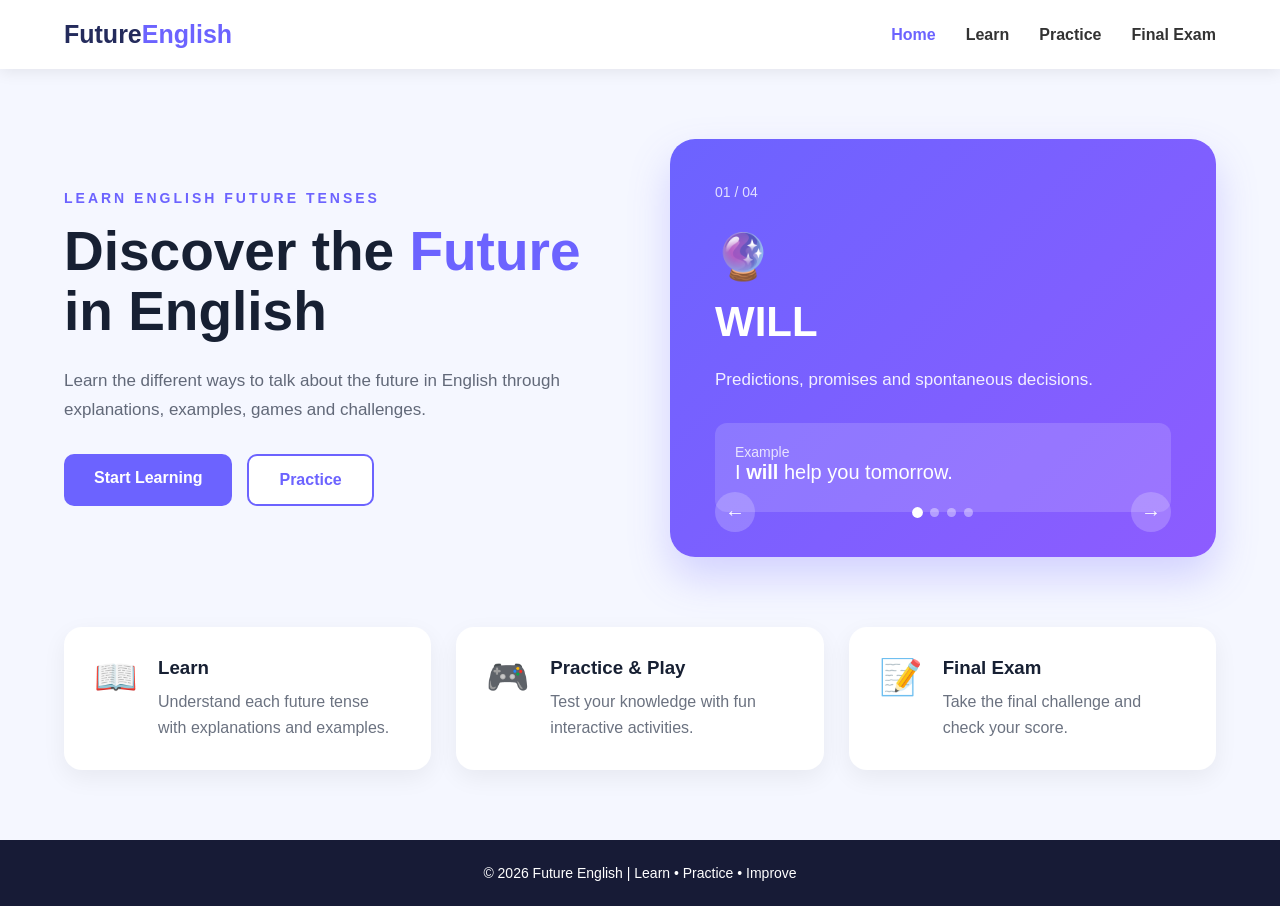
<file: index.html>
<!DOCTYPE html>
<html lang="en">

<head>

    <meta charset="UTF-8">

    <meta name="viewport" content="width=device-width, initial-scale=1.0">

    <title>Future English</title>

    <link rel="stylesheet" href="css/style.css">

</head>

<body>

<!-- BARRA DE NAVEGACIÓN -->

<header>

    <nav class="navbar">

        <div class="logo">
            Future<span>English</span>
        </div>

        <ul class="nav-links">

            <li>
                <a href="index.html" class="active">
                    Home
                </a>
            </li>

            <li>
                <a href="aprender.html">
                    Learn
                </a>
            </li>

            <li>
                <a href="jugar.html">
                    Practice
                </a>
            </li>

            <li>
                <a href="examen.html">
                    Final Exam
                </a>
            </li>

        </ul>

    </nav>

</header>


<!-- SECCIÓN PRINCIPAL -->

<main>

    <section class="hero">


        <div class="hero-text">

            <p class="small-title">
                LEARN ENGLISH FUTURE TENSES
            </p>

            <h1>

                Discover the
                <span>Future</span>
                in English

            </h1>

            <p class="description">

                Learn the different ways to talk about the future
                in English through explanations, examples,
                games and challenges.

            </p>


            <div class="hero-buttons">

                <a href="aprender.html" class="btn primary">
                    Start Learning
                </a>

                <a href="jugar.html" class="btn secondary">
                    Practice
                </a>

            </div>

        </div>



        <!-- SLIDER -->

        <div class="slider-container">

            <div class="slider">


                <!-- SLIDE 1 -->

                <div class="slide active-slide">

                    <div class="slide-number">
                        01 / 04
                    </div>

                    <div class="icon">
                        🔮
                    </div>

                    <h2>
                        WILL
                    </h2>

                    <p class="use">
                        Predictions, promises and spontaneous decisions.
                    </p>

                    <div class="example">

                        <span>
                            Example
                        </span>

                        <p>
                            I <strong>will</strong> help you tomorrow.
                        </p>

                    </div>

                </div>



                <!-- SLIDE 2 -->

                <div class="slide">

                    <div class="slide-number">
                        02 / 04
                    </div>

                    <div class="icon">
                        📅
                    </div>

                    <h2>
                        GOING TO
                    </h2>

                    <p class="use">
                        Plans, intentions and predictions based on evidence.
                    </p>

                    <div class="example">

                        <span>
                            Example
                        </span>

                        <p>
                            She is <strong>going to</strong> study tonight.
                        </p>

                    </div>

                </div>



                <!-- SLIDE 3 -->

                <div class="slide">

                    <div class="slide-number">
                        03 / 04
                    </div>

                    <div class="icon">
                        🗓️
                    </div>

                    <h2>
                        PRESENT CONTINUOUS
                    </h2>

                    <p class="use">
                        Arrangements and fixed plans in the future.
                    </p>

                    <div class="example">

                        <span>
                            Example
                        </span>

                        <p>
                            We are <strong>meeting</strong> tomorrow.
                        </p>

                    </div>

                </div>



                <!-- SLIDE 4 -->

                <div class="slide">

                    <div class="slide-number">
                        04 / 04
                    </div>

                    <div class="icon">
                        ⏰
                    </div>

                    <h2>
                        SIMPLE PRESENT
                    </h2>

                    <p class="use">
                        Schedules, timetables and fixed events.
                    </p>

                    <div class="example">

                        <span>
                            Example
                        </span>

                        <p>
                            The train <strong>leaves</strong> at 8 PM.
                        </p>

                    </div>

                </div>

            </div>



            <!-- CONTROLES DEL SLIDER -->

            <div class="slider-controls">


                <button
                    id="prevBtn"
                    class="arrow"
                    type="button">

                    ←

                </button>


                <div class="dots">

                    <span
                        class="dot active-dot">
                    </span>

                    <span
                        class="dot">
                    </span>

                    <span
                        class="dot">
                    </span>

                    <span
                        class="dot">
                    </span>

                </div>


                <button
                    id="nextBtn"
                    class="arrow"
                    type="button">

                    →

                </button>

            </div>

        </div>

    </section>



    <!-- TARJETAS INFERIORES -->

    <section class="features">


        <a href="aprender.html" class="feature-card">

            <div class="feature-icon">
                📖
            </div>

            <div>

                <h3>
                    Learn
                </h3>

                <p>
                    Understand each future tense with
                    explanations and examples.
                </p>

            </div>

        </a>



        <a href="jugar.html" class="feature-card">

            <div class="feature-icon">
                🎮
            </div>

            <div>

                <h3>
                    Practice & Play
                </h3>

                <p>
                    Test your knowledge with fun
                    interactive activities.
                </p>

            </div>

        </a>



        <a href="examen.html" class="feature-card">

            <div class="feature-icon">
                📝
            </div>

            <div>

                <h3>
                    Final Exam
                </h3>

                <p>
                    Take the final challenge and
                    check your score.
                </p>

            </div>

        </a>

    </section>

</main>



<!-- FOOTER -->

<footer>

    <p>
        © 2026 Future English | Learn • Practice • Improve
    </p>

</footer>



<!-- JAVASCRIPT DEL SLIDER -->

<script src="js/slider.js"></script>

</body>

</html>
</file>
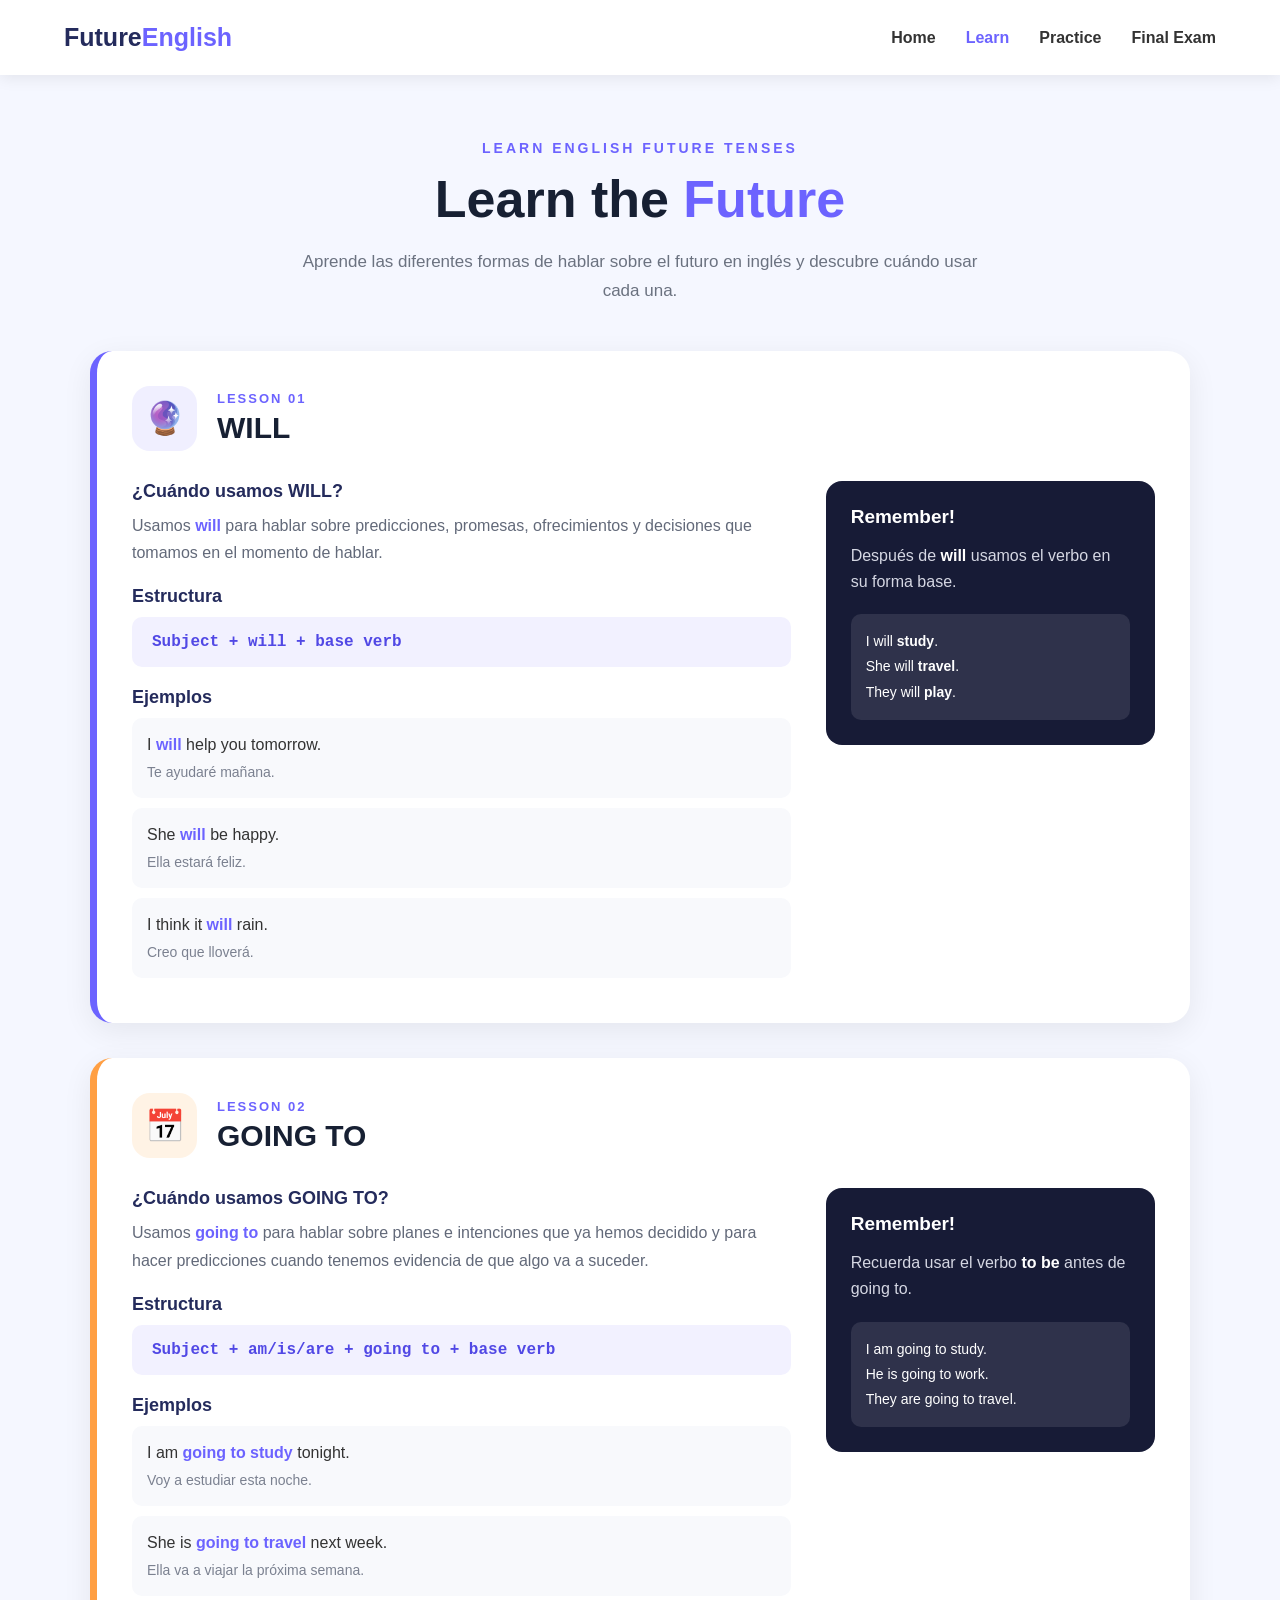
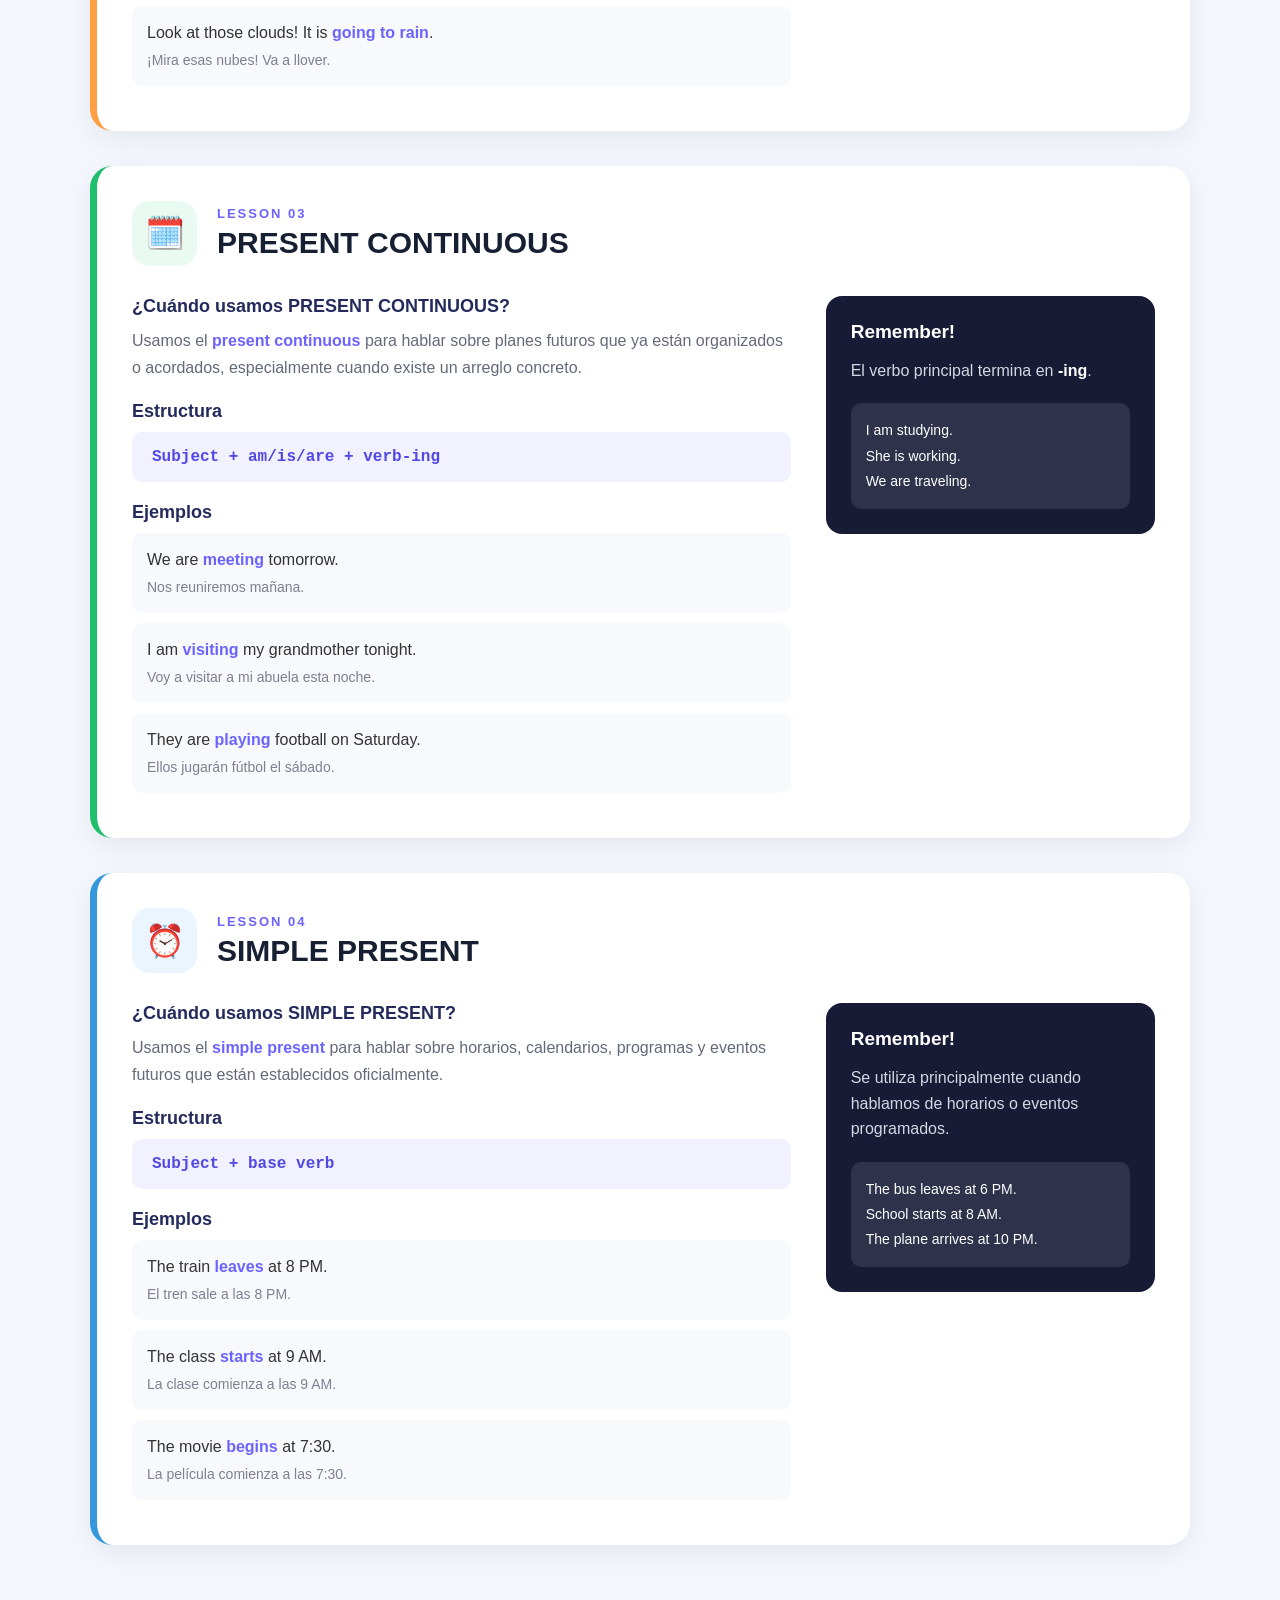
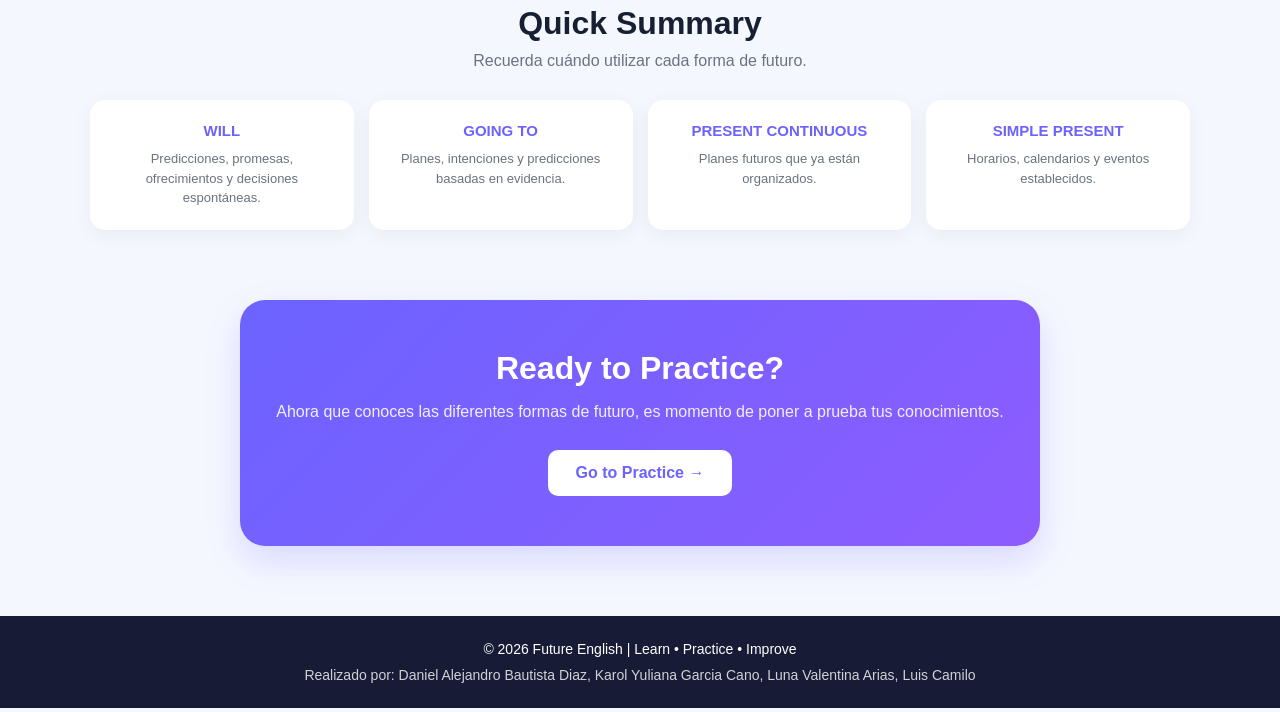
<file: aprender.html>
<!DOCTYPE html>
<html lang="en">

<head>

    <meta charset="UTF-8">

    <meta name="viewport" content="width=device-width, initial-scale=1.0">

    <title>Learn - Future English</title>

    <link rel="stylesheet" href="css/aprender.css">

</head>

<body>

<!-- =========================
     BARRA DE NAVEGACIÓN
========================= -->

<header>

    <nav class="navbar">

        <div class="logo">
            Future<span>English</span>
        </div>

        <ul class="nav-links">

            <li>
                <a href="index.html">
                    Home
                </a>
            </li>

            <li>
                <a href="aprender.html" class="active">
                    Learn
                </a>
            </li>

            <li>
                <a href="jugar.html">
                    Practice
                </a>
            </li>

            <li>
                <a href="examen.html">
                    Final Exam
                </a>
            </li>

        </ul>

    </nav>

</header>


<!-- =========================
     ENCABEZADO
========================= -->

<main>

    <section class="learn-header">

        <p class="small-title">
            LEARN ENGLISH FUTURE TENSES
        </p>

        <h1>
            Learn the
            <span>Future</span>
        </h1>

        <p>
            Aprende las diferentes formas de hablar sobre el futuro
            en inglés y descubre cuándo usar cada una.
        </p>

    </section>


    <!-- =========================
         WILL
    ========================= -->

    <section class="lesson-card will-card">

        <div class="lesson-title">

            <div class="lesson-icon">
                🔮
            </div>

            <div>

                <p class="lesson-number">
                    LESSON 01
                </p>

                <h2>
                    WILL
                </h2>

            </div>

        </div>


        <div class="lesson-content">

            <div class="lesson-info">

                <h3>
                    ¿Cuándo usamos WILL?
                </h3>

                <p>
                    Usamos <strong>will</strong> para hablar sobre
                    predicciones, promesas, ofrecimientos y decisiones
                    que tomamos en el momento de hablar.
                </p>


                <h3>
                    Estructura
                </h3>

                <div class="structure">
                    Subject + will + base verb
                </div>


                <h3>
                    Ejemplos
                </h3>

                <ul class="examples-list">

                    <li>
                        I <strong>will</strong> help you tomorrow.
                        <span>
                            Te ayudaré mañana.
                        </span>
                    </li>

                    <li>
                        She <strong>will</strong> be happy.
                        <span>
                            Ella estará feliz.
                        </span>
                    </li>

                    <li>
                        I think it <strong>will</strong> rain.
                        <span>
                            Creo que lloverá.
                        </span>
                    </li>

                </ul>

            </div>


            <div class="grammar-box">

                <h3>
                    Remember!
                </h3>

                <p>
                    Después de <strong>will</strong> usamos el verbo
                    en su forma base.
                </p>

                <div class="grammar-example">
                    I will <strong>study</strong>.<br>
                    She will <strong>travel</strong>.<br>
                    They will <strong>play</strong>.
                </div>

            </div>

        </div>

    </section>


    <!-- =========================
         GOING TO
    ========================= -->

    <section class="lesson-card going-card">

        <div class="lesson-title">

            <div class="lesson-icon">
                📅
            </div>

            <div>

                <p class="lesson-number">
                    LESSON 02
                </p>

                <h2>
                    GOING TO
                </h2>

            </div>

        </div>


        <div class="lesson-content">

            <div class="lesson-info">

                <h3>
                    ¿Cuándo usamos GOING TO?
                </h3>

                <p>
                    Usamos <strong>going to</strong> para hablar sobre
                    planes e intenciones que ya hemos decidido y para
                    hacer predicciones cuando tenemos evidencia de que
                    algo va a suceder.
                </p>


                <h3>
                    Estructura
                </h3>

                <div class="structure">
                    Subject + am/is/are + going to + base verb
                </div>


                <h3>
                    Ejemplos
                </h3>

                <ul class="examples-list">

                    <li>
                        I am <strong>going to study</strong> tonight.
                        <span>
                            Voy a estudiar esta noche.
                        </span>
                    </li>

                    <li>
                        She is <strong>going to travel</strong> next week.
                        <span>
                            Ella va a viajar la próxima semana.
                        </span>
                    </li>

                    <li>
                        Look at those clouds! It is <strong>going to rain</strong>.
                        <span>
                            ¡Mira esas nubes! Va a llover.
                        </span>
                    </li>

                </ul>

            </div>


            <div class="grammar-box">

                <h3>
                    Remember!
                </h3>

                <p>
                    Recuerda usar el verbo <strong>to be</strong>
                    antes de going to.
                </p>

                <div class="grammar-example">
                    I am going to study.<br>
                    He is going to work.<br>
                    They are going to travel.
                </div>

            </div>

        </div>

    </section>


    <!-- =========================
         PRESENT CONTINUOUS
    ========================= -->

    <section class="lesson-card continuous-card">

        <div class="lesson-title">

            <div class="lesson-icon">
                🗓️
            </div>

            <div>

                <p class="lesson-number">
                    LESSON 03
                </p>

                <h2>
                    PRESENT CONTINUOUS
                </h2>

            </div>

        </div>


        <div class="lesson-content">

            <div class="lesson-info">

                <h3>
                    ¿Cuándo usamos PRESENT CONTINUOUS?
                </h3>

                <p>
                    Usamos el <strong>present continuous</strong> para
                    hablar sobre planes futuros que ya están organizados
                    o acordados, especialmente cuando existe un
                    arreglo concreto.
                </p>


                <h3>
                    Estructura
                </h3>

                <div class="structure">
                    Subject + am/is/are + verb-ing
                </div>


                <h3>
                    Ejemplos
                </h3>

                <ul class="examples-list">

                    <li>
                        We are <strong>meeting</strong> tomorrow.
                        <span>
                            Nos reuniremos mañana.
                        </span>
                    </li>

                    <li>
                        I am <strong>visiting</strong> my grandmother tonight.
                        <span>
                            Voy a visitar a mi abuela esta noche.
                        </span>
                    </li>

                    <li>
                        They are <strong>playing</strong> football on Saturday.
                        <span>
                            Ellos jugarán fútbol el sábado.
                        </span>
                    </li>

                </ul>

            </div>


            <div class="grammar-box">

                <h3>
                    Remember!
                </h3>

                <p>
                    El verbo principal termina en
                    <strong>-ing</strong>.
                </p>

                <div class="grammar-example">
                    I am studying.<br>
                    She is working.<br>
                    We are traveling.
                </div>

            </div>

        </div>

    </section>


    <!-- =========================
         SIMPLE PRESENT
    ========================= -->

    <section class="lesson-card simple-card">

        <div class="lesson-title">

            <div class="lesson-icon">
                ⏰
            </div>

            <div>

                <p class="lesson-number">
                    LESSON 04
                </p>

                <h2>
                    SIMPLE PRESENT
                </h2>

            </div>

        </div>


        <div class="lesson-content">

            <div class="lesson-info">

                <h3>
                    ¿Cuándo usamos SIMPLE PRESENT?
                </h3>

                <p>
                    Usamos el <strong>simple present</strong> para hablar
                    sobre horarios, calendarios, programas y eventos
                    futuros que están establecidos oficialmente.
                </p>


                <h3>
                    Estructura
                </h3>

                <div class="structure">
                    Subject + base verb
                </div>


                <h3>
                    Ejemplos
                </h3>

                <ul class="examples-list">

                    <li>
                        The train <strong>leaves</strong> at 8 PM.
                        <span>
                            El tren sale a las 8 PM.
                        </span>
                    </li>

                    <li>
                        The class <strong>starts</strong> at 9 AM.
                        <span>
                            La clase comienza a las 9 AM.
                        </span>
                    </li>

                    <li>
                        The movie <strong>begins</strong> at 7:30.
                        <span>
                            La película comienza a las 7:30.
                        </span>
                    </li>

                </ul>

            </div>


            <div class="grammar-box">

                <h3>
                    Remember!
                </h3>

                <p>
                    Se utiliza principalmente cuando hablamos de
                    horarios o eventos programados.
                </p>

                <div class="grammar-example">
                    The bus leaves at 6 PM.<br>
                    School starts at 8 AM.<br>
                    The plane arrives at 10 PM.
                </div>

            </div>

        </div>

    </section>


    <!-- =========================
         RESUMEN
    ========================= -->

    <section class="summary">

        <h2>
            Quick Summary
        </h2>

        <p>
            Recuerda cuándo utilizar cada forma de futuro.
        </p>


        <div class="summary-grid">

            <div>
                <strong>WILL</strong>
                <span>
                    Predicciones, promesas, ofrecimientos y decisiones espontáneas.
                </span>
            </div>

            <div>
                <strong>GOING TO</strong>
                <span>
                    Planes, intenciones y predicciones basadas en evidencia.
                </span>
            </div>

            <div>
                <strong>PRESENT CONTINUOUS</strong>
                <span>
                    Planes futuros que ya están organizados.
                </span>
            </div>

            <div>
                <strong>SIMPLE PRESENT</strong>
                <span>
                    Horarios, calendarios y eventos establecidos.
                </span>
            </div>

        </div>

    </section>


    <!-- =========================
         BOTÓN FINAL
    ========================= -->

    <section class="learn-action">

        <h2>
            Ready to Practice?
        </h2>

        <p>
            Ahora que conoces las diferentes formas de futuro,
            es momento de poner a prueba tus conocimientos.
        </p>

        <a href="jugar.html" class="learn-button">
            Go to Practice →
        </a>

    </section>

</main>


<!-- =========================
     FOOTER
========================= -->

<footer>

    <p>
        © 2026 Future English | Learn • Practice • Improve
    </p>

    <p class="authors">
        Realizado por:
        <strong>
            Daniel Alejandro Bautista Diaz,
            Karol Yuliana Garcia Cano,
            Luna Valentina Arias,
            Luis Camilo
        </strong>
    </p>

</footer>

</body>

</html>
</file>
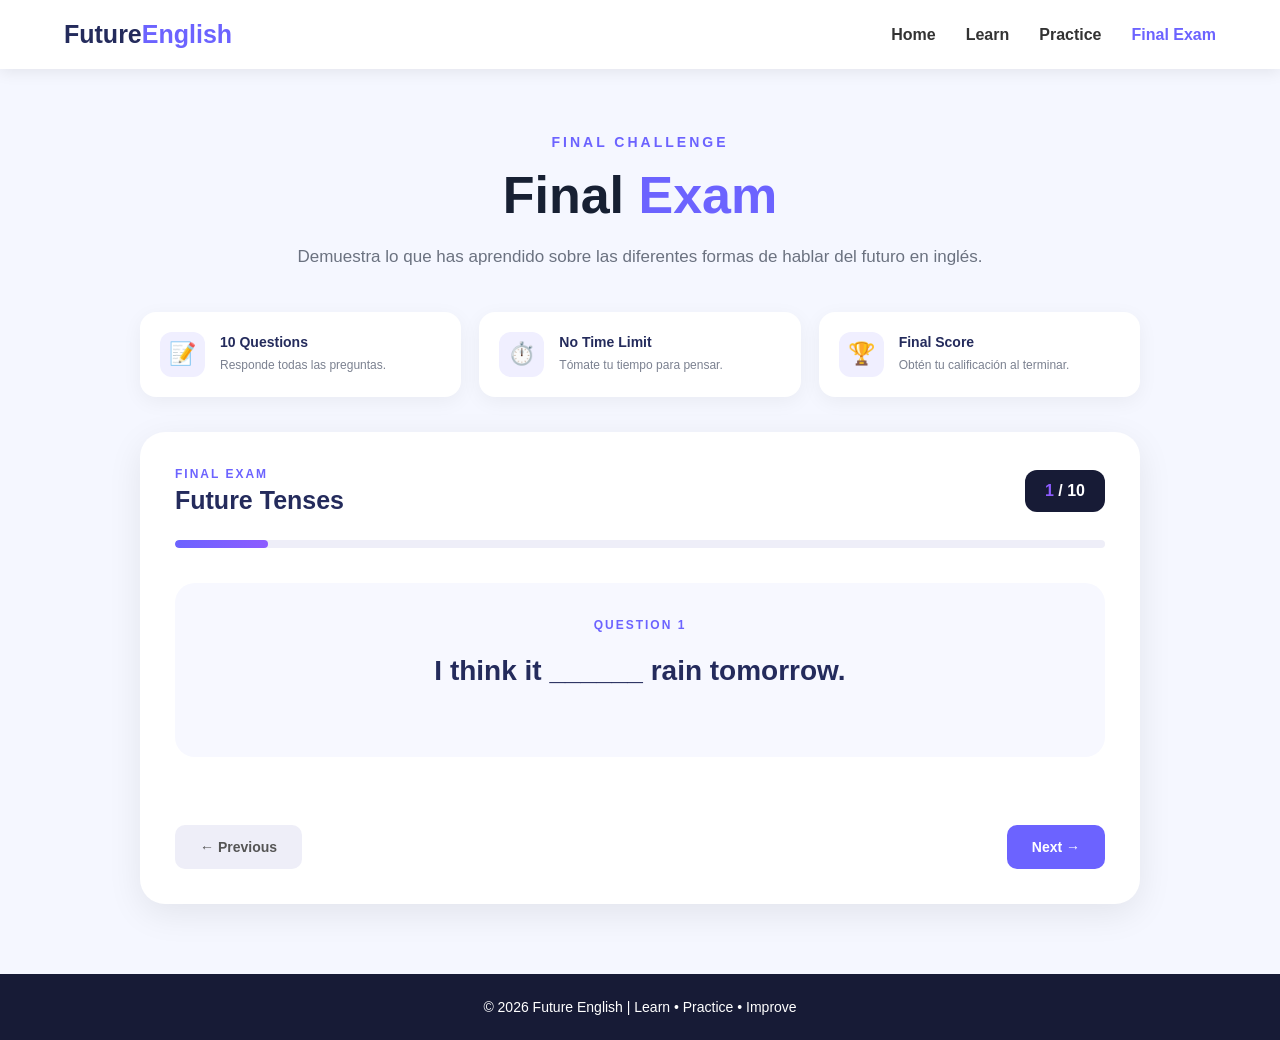
<file: examen.html>
<!DOCTYPE html>
<html lang="en">

<head>

    <meta charset="UTF-8">

    <meta name="viewport" content="width=device-width, initial-scale=1.0">

    <title>Final Exam - Future English</title>

    <link rel="stylesheet" href="css/style.css">
    <link rel="stylesheet" href="css/examen.css">

</head>

<body>


<!-- ==============================
     BARRA DE NAVEGACIÓN
============================== -->

<header>

    <nav class="navbar">

        <div class="logo">
            Future<span>English</span>
        </div>

        <ul class="nav-links">

            <li>
                <a href="index.html">
                    Home
                </a>
            </li>

            <li>
                <a href="aprender.html">
                    Learn
                </a>
            </li>

            <li>
                <a href="jugar.html">
                    Practice
                </a>
            </li>

            <li>
                <a href="examen.html" class="active">
                    Final Exam
                </a>
            </li>

        </ul>

    </nav>

</header>



<!-- ==============================
     CONTENIDO PRINCIPAL
============================== -->

<main>


    <!-- ENCABEZADO -->

    <section class="exam-header">

        <p class="small-title">
            FINAL CHALLENGE
        </p>

        <h1>
            Final <span>Exam</span>
        </h1>

        <p>
            Demuestra lo que has aprendido sobre las diferentes
            formas de hablar del futuro en inglés.
        </p>

    </section>



    <!-- ==============================
         INFORMACIÓN DEL EXAMEN
    ============================== -->

    <section class="exam-info">

        <div class="exam-info-card">

            <div class="exam-info-icon">
                📝
            </div>

            <div>

                <strong>
                    10 Questions
                </strong>

                <span>
                    Responde todas las preguntas.
                </span>

            </div>

        </div>


        <div class="exam-info-card">

            <div class="exam-info-icon">
                ⏱️
            </div>

            <div>

                <strong>
                    No Time Limit
                </strong>

                <span>
                    Tómate tu tiempo para pensar.
                </span>

            </div>

        </div>


        <div class="exam-info-card">

            <div class="exam-info-icon">
                🏆
            </div>

            <div>

                <strong>
                    Final Score
                </strong>

                <span>
                    Obtén tu calificación al terminar.
                </span>

            </div>

        </div>

    </section>



    <!-- ==============================
         EXAMEN
    ============================== -->

    <section class="exam-container">


        <!-- CABECERA DEL EXAMEN -->

        <div class="exam-top">

            <div>

                <p class="exam-label">
                    FINAL EXAM
                </p>

                <h2>
                    Future Tenses
                </h2>

            </div>


            <div class="question-counter">

                <span id="currentQuestion">
                    1
                </span>

                /
                
                <span>
                    10
                </span>

            </div>

        </div>



        <!-- BARRA DE PROGRESO -->

        <div class="exam-progress">

            <div id="examProgress"></div>

        </div>



        <!-- PREGUNTA -->

        <div class="exam-question">

            <p class="question-number">
                QUESTION <span id="questionNumber">1</span>
            </p>

            <h2 id="examQuestion">
                I think it ______ rain tomorrow.
            </h2>


            <!-- RESPUESTAS -->

            <div
                class="exam-answers"
                id="examAnswers">

            </div>

        </div>



        <!-- FEEDBACK -->

        <div
            id="examFeedback"
            class="exam-feedback">
        </div>



        <!-- CONTROLES -->

        <div class="exam-controls">

            <button
                id="previousBtn"
                class="previous-btn"
                type="button">

                ← Previous

            </button>


            <button
                id="nextExamBtn"
                class="next-exam-btn"
                type="button">

                Next →

            </button>

        </div>

    </section>



    <!-- ==============================
         RESULTADO
    ============================== -->

    <section
        id="examResult"
        class="exam-result">


        <div class="result-trophy">
            🏆
        </div>


        <p class="result-label">
            EXAM COMPLETED
        </p>


        <h2>
            Your Final Score
        </h2>


        <div
            id="scoreCircle"
            class="score-circle">

            <strong id="finalScore">
                0
            </strong>

            <span>
                / 10
            </span>

        </div>


        <h3 id="resultTitle">
            Good job!
        </h3>


        <p id="resultDescription">
            Revisa tus resultados y continúa practicando.
        </p>


        <div class="result-buttons">

            <button
                id="restartExamBtn"
                class="restart-exam-btn">

                Try Again

            </button>


            <a
                href="index.html"
                class="home-exam-btn">

                Back to Home

            </a>

        </div>

    </section>


</main>



<!-- ==============================
     FOOTER
============================== -->

<footer>

    <p>
        © 2026 Future English | Learn • Practice • Improve
    </p>

</footer>



<!-- JAVASCRIPT -->

<script src="js/examen.js"></script>

</body>

</html>
</file>
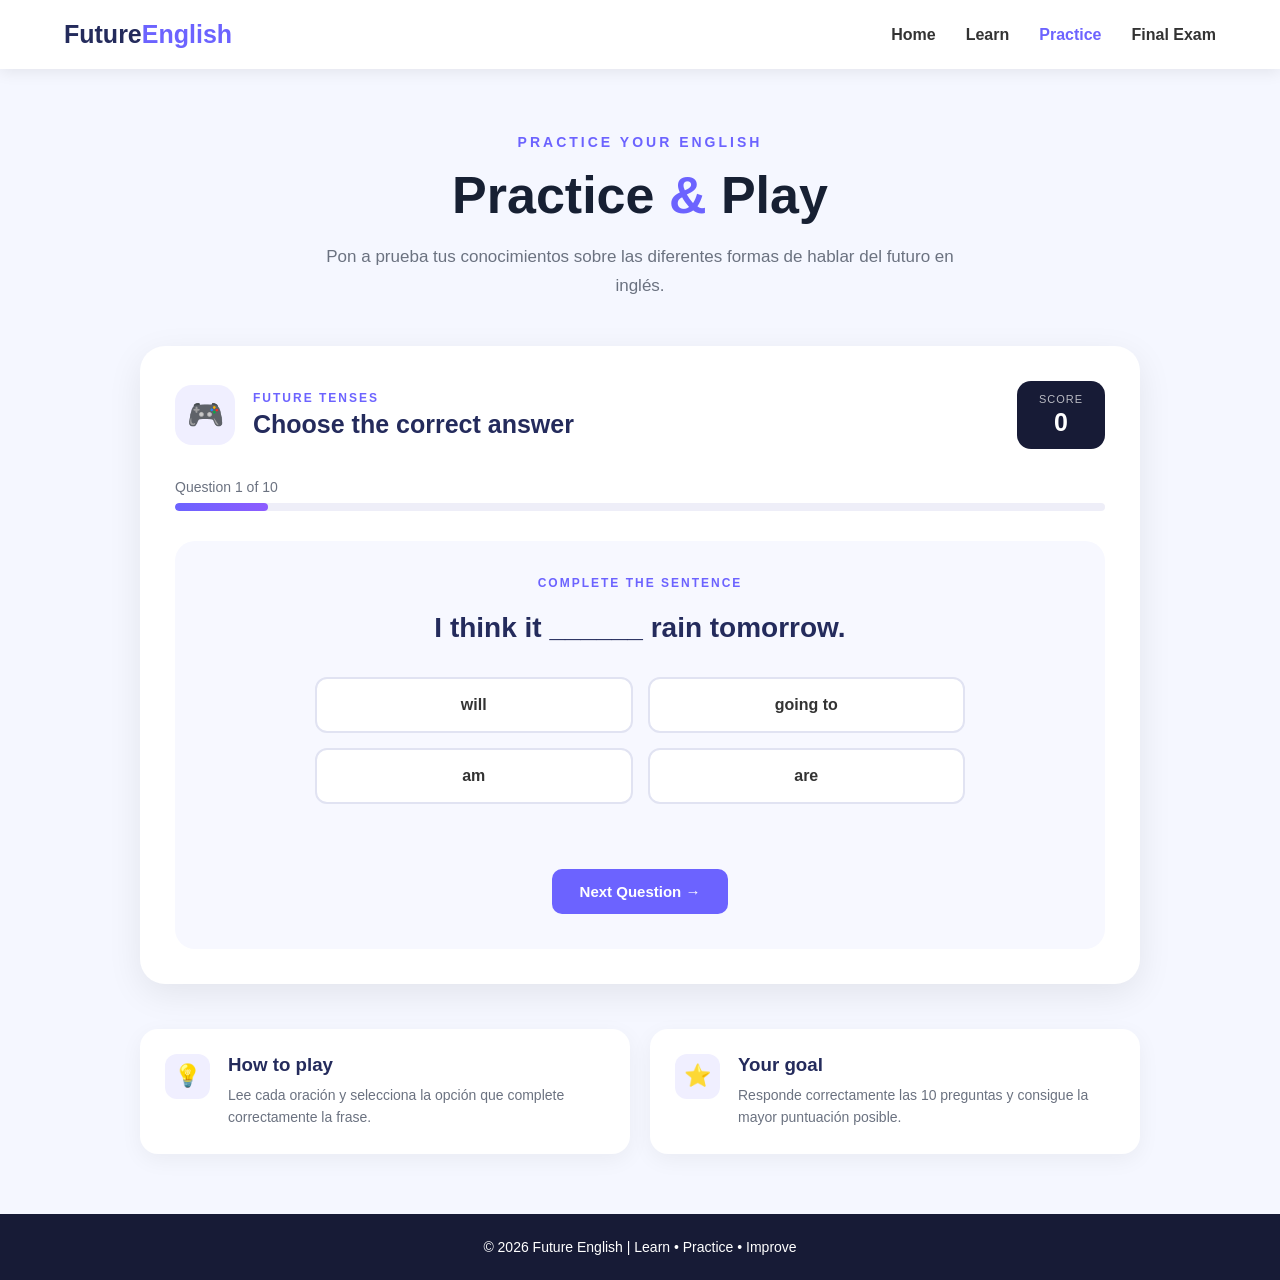
<file: jugar.html>
<!DOCTYPE html>
<html lang="en">

<head>
    <meta charset="UTF-8">
    <meta name="viewport" content="width=device-width, initial-scale=1.0">

    <title>Practice & Play - Future English</title>

    <link rel="stylesheet" href="css/style.css">
    <link rel="stylesheet" href="css/jugar.css">
</head>

<body>

<!-- BARRA DE NAVEGACIÓN -->

<header>

    <nav class="navbar">

        <div class="logo">
            Future<span>English</span>
        </div>

        <ul class="nav-links">

            <li>
                <a href="index.html">
                    Home
                </a>
            </li>

            <li>
                <a href="aprender.html">
                    Learn
                </a>
            </li>

            <li>
                <a href="jugar.html" class="active">
                    Practice
                </a>
            </li>

            <li>
                <a href="examen.html">
                    Final Exam
                </a>
            </li>

        </ul>

    </nav>

</header>


<!-- CONTENIDO PRINCIPAL -->

<main>

    <!-- ENCABEZADO -->

    <section class="practice-header">

        <p class="small-title">
            PRACTICE YOUR ENGLISH
        </p>

        <h1>
            Practice <span>&</span> Play
        </h1>

        <p>
            Pon a prueba tus conocimientos sobre las diferentes
            formas de hablar del futuro en inglés.
        </p>

    </section>


    <!-- JUEGO -->

    <section class="game-container">

        <div class="game-top">

            <div class="game-title">
                <span class="game-icon">🎮</span>

                <div>
                    <p class="game-label">
                        FUTURE TENSES
                    </p>

                    <h2>
                        Choose the correct answer
                    </h2>
                </div>
            </div>


            <div class="score-box">

                <span>
                    SCORE
                </span>

                <strong id="score">
                    0
                </strong>

            </div>

        </div>


        <!-- PROGRESO -->

        <div class="progress-container">

            <div class="progress-text">
                Question <span id="questionNumber">1</span> of 10
            </div>

            <div class="progress-bar">
                <div id="progress"></div>
            </div>

        </div>


        <!-- PREGUNTA -->

        <div class="question-card">

            <p class="question-label">
                COMPLETE THE SENTENCE
            </p>

            <h2 id="question">
                I think it ______ rain tomorrow.
            </h2>


            <!-- RESPUESTAS -->

            <div class="answers" id="answers">

                <button class="answer-btn">
                    will
                </button>

                <button class="answer-btn">
                    going to
                </button>

                <button class="answer-btn">
                    am
                </button>

                <button class="answer-btn">
                    are
                </button>

            </div>


            <!-- RESULTADO -->

            <div id="feedback" class="feedback"></div>


            <!-- BOTÓN SIGUIENTE -->

            <button id="nextBtn" class="next-btn">
                Next Question →
            </button>

        </div>

    </section>


    <!-- INFORMACIÓN -->

    <section class="practice-info">

        <div class="info-card">

            <div class="info-icon">
                💡
            </div>

            <div>

                <h3>
                    How to play
                </h3>

                <p>
                    Lee cada oración y selecciona la opción que
                    complete correctamente la frase.
                </p>

            </div>

        </div>


        <div class="info-card">

            <div class="info-icon">
                ⭐
            </div>

            <div>

                <h3>
                    Your goal
                </h3>

                <p>
                    Responde correctamente las 10 preguntas y
                    consigue la mayor puntuación posible.
                </p>

            </div>

        </div>

    </section>


    <!-- RESULTADO FINAL -->

    <section id="finalResult" class="final-result">

        <div class="result-icon">
            🏆
        </div>

        <h2>
            Practice Complete!
        </h2>

        <p>
            Your final score is:
        </p>

        <strong id="finalScore">
            0 / 10
        </strong>

        <p id="resultMessage">
            ¡Buen trabajo!
        </p>

        <button id="restartBtn" class="restart-btn">
            Play Again
        </button>

    </section>

</main>


<!-- FOOTER -->

<footer>

    <p>
        © 2026 Future English | Learn • Practice • Improve
    </p>

</footer>


<!-- JAVASCRIPT -->

<script src="js/jugar.js"></script>

</body>
</html>
</file>
<file: css/style.css>
/* -----------------------------
   CONFIGURACIÓN GENERAL
----------------------------- */

* {
    margin: 0;
    padding: 0;
    box-sizing: border-box;
}

body {
    font-family: Arial, Helvetica, sans-serif;
    background: #f5f7ff;
    color: #172033;
}


/* -----------------------------
   NAVBAR
----------------------------- */

header {
    background: #ffffff;
    box-shadow: 0 3px 15px rgba(0, 0, 0, 0.08);
}

.navbar {
    width: 90%;
    max-width: 1200px;
    margin: auto;

    display: flex;
    justify-content: space-between;
    align-items: center;

    padding: 20px 0;
}

.logo {
    font-size: 25px;
    font-weight: bold;
    color: #242b5c;
}

.logo span {
    color: #6c63ff;
}

.nav-links {
    display: flex;
    list-style: none;
    gap: 30px;
}

.nav-links a {
    text-decoration: none;
    color: #333;
    font-weight: 600;
    transition: 0.3s;
}

.nav-links a:hover,
.nav-links a.active {
    color: #6c63ff;
}


/* -----------------------------
   HERO
----------------------------- */

.hero {
    width: 90%;
    max-width: 1200px;
    margin: 70px auto;

    display: grid;
    grid-template-columns: 1fr 1fr;
    gap: 60px;

    align-items: center;
}


/* -----------------------------
   TEXTO DEL HERO
----------------------------- */

.small-title {
    color: #6c63ff;
    font-size: 14px;
    font-weight: bold;
    letter-spacing: 3px;
    margin-bottom: 15px;
}

.hero h1 {
    font-size: 55px;
    line-height: 1.1;
    margin-bottom: 25px;
}

.hero h1 span {
    color: #6c63ff;
}

.description {
    color: #626979;
    font-size: 17px;
    line-height: 1.7;
    max-width: 500px;
    margin-bottom: 30px;
}


/* -----------------------------
   BOTONES
----------------------------- */

.hero-buttons {
    display: flex;
    gap: 15px;
    flex-wrap: wrap;
}

.btn {
    display: inline-block;
    padding: 15px 30px;
    text-decoration: none;
    border-radius: 10px;
    font-weight: bold;
    transition: 0.3s;
}

.btn.primary {
    background: #6c63ff;
    color: white;
}

.btn.primary:hover {
    background: #5148e5;
    transform: translateY(-3px);
}

.btn.secondary {
    background: white;
    color: #6c63ff;
    border: 2px solid #6c63ff;
}

.btn.secondary:hover {
    background: #6c63ff;
    color: white;
    transform: translateY(-3px);
}


/* -----------------------------
   SLIDER
----------------------------- */

.slider-container {
    position: relative;
}

.slider {
    position: relative;

    min-height: 390px;

    background: linear-gradient(
        135deg,
        #6c63ff,
        #8d5cff
    );

    border-radius: 25px;

    padding: 45px;

    color: white;

    box-shadow: 0 20px 40px rgba(108, 99, 255, 0.25);
}


/* Slides */

.slide {
    display: none;
    animation: fade 0.5s ease;
}

/* IMPORTANTE:
   Esta clase coincide con slider.js */

.slide.active-slide {
    display: block;
}

@keyframes fade {

    from {
        opacity: 0;
        transform: translateX(20px);
    }

    to {
        opacity: 1;
        transform: translateX(0);
    }
}


/* -----------------------------
   CONTENIDO DEL SLIDE
----------------------------- */

.slide-number {
    font-size: 14px;
    opacity: 0.8;
    margin-bottom: 30px;
}

.slide .icon {
    font-size: 45px;
    margin-bottom: 15px;
}

.slide h2 {
    font-size: 42px;
    margin-bottom: 20px;
}

.use {
    font-size: 17px;
    line-height: 1.6;
    opacity: 0.9;
    margin-bottom: 30px;
}

.example {
    background: rgba(255, 255, 255, 0.15);

    border-radius: 12px;

    padding: 20px;
}

.example p {
    font-size: 20px;
    margin-bottom: 8px;
}

.example span {
    opacity: 0.8;
    font-size: 14px;
}

.example strong {
    color: white;
}


/* -----------------------------
   CONTROLES DEL SLIDER
----------------------------- */

.slider-controls {
    position: absolute;

    bottom: 25px;
    left: 45px;
    right: 45px;

    display: flex;
    justify-content: space-between;
    align-items: center;
}

.slider-controls button {
    border: none;

    width: 40px;
    height: 40px;

    border-radius: 50%;

    background: rgba(255, 255, 255, 0.2);

    color: white;

    cursor: pointer;

    font-size: 20px;

    transition: 0.3s;
}

.slider-controls button:hover {
    background: white;
    color: #6c63ff;
}


/* -----------------------------
   PUNTOS DEL SLIDER
----------------------------- */

.dots {
    display: flex;
    gap: 8px;
    align-items: center;
}

.dot {
    width: 9px;
    height: 9px;

    background: rgba(255, 255, 255, 0.4);

    border-radius: 50%;

    cursor: pointer;

    transition: 0.3s;
}

/* IMPORTANTE:
   Esta clase coincide con slider.js */

.dot.active-dot {
    background: white;
    transform: scale(1.2);
}


/* -----------------------------
   TARJETAS INFERIORES
----------------------------- */

.features {
    width: 90%;
    max-width: 1200px;

    margin: 0 auto 70px;

    display: grid;

    grid-template-columns: repeat(3, 1fr);

    gap: 25px;
}

.feature-card {
    background: white;

    padding: 30px;

    border-radius: 18px;

    box-shadow: 0 8px 25px rgba(0, 0, 0, 0.06);

    text-decoration: none;

    color: #172033;

    display: flex;

    align-items: flex-start;

    gap: 20px;

    transition: 0.3s;
}

.feature-card:hover {
    transform: translateY(-7px);
}

.feature-icon {
    font-size: 35px;
    flex-shrink: 0;
}

.feature-card h3 {
    margin-bottom: 10px;
}

.feature-card p {
    color: #6b7280;
    line-height: 1.6;
}


/* -----------------------------
   FOOTER
----------------------------- */

footer {
    background: #171b36;

    color: white;

    text-align: center;

    padding: 25px;

    font-size: 14px;
}


/* -----------------------------
   AUTORES
----------------------------- */

.authors {
    margin-top: 10px;
    font-size: 14px;
    opacity: 0.8;
}

.authors strong {
    color: #ffffff;
}


/* -----------------------------
   RESPONSIVE
----------------------------- */

@media (max-width: 850px) {

    .navbar {
        flex-direction: column;
        gap: 20px;
    }

    .nav-links {
        gap: 15px;
        flex-wrap: wrap;
        justify-content: center;
    }

    .hero {
        grid-template-columns: 1fr;
        margin: 40px auto;
    }

    .hero h1 {
        font-size: 42px;
    }

    .slider {
        min-height: 390px;
    }

    .features {
        grid-template-columns: 1fr;
    }
}


@media (max-width: 550px) {

    .hero {
        width: 92%;
    }

    .hero h1 {
        font-size: 36px;
    }

    .slider {
        padding: 30px;
        min-height: 420px;
    }

    .slide h2 {
        font-size: 32px;
    }

    .slide-number {
        margin-bottom: 20px;
    }

    .slider-controls {
        left: 30px;
        right: 30px;
    }

    .feature-card {
        padding: 25px;
    }
}
</file>
<file: css/aprender.css>
/* =========================================
   CONFIGURACIÓN GENERAL
========================================= */

* {
    margin: 0;
    padding: 0;
    box-sizing: border-box;
}

body {
    font-family: Arial, Helvetica, sans-serif;
    background: #f5f7ff;
    color: #172033;
}


/* =========================================
   NAVBAR
========================================= */

header {
    background: #ffffff;
    box-shadow: 0 3px 15px rgba(0, 0, 0, 0.08);
}

.navbar {
    width: 90%;
    max-width: 1200px;
    margin: auto;

    min-height: 75px;

    display: flex;
    justify-content: space-between;
    align-items: center;
}

.logo {
    font-size: 25px;
    font-weight: bold;
    color: #242b5c;
}

.logo span {
    color: #6c63ff;
}

.nav-links {
    display: flex;
    align-items: center;

    list-style: none;

    gap: 30px;
}

.nav-links li {
    margin: 0;
    padding: 0;
}

.nav-links a {
    display: block;

    text-decoration: none;

    color: #333;

    font-weight: 600;

    padding: 10px 0;

    transition: color 0.3s ease;
}

.nav-links a:hover,
.nav-links a.active {
    color: #6c63ff;
}


/* =========================================
   ENCABEZADO LEARN
========================================= */

.learn-header {
    width: 90%;
    max-width: 900px;

    margin: 65px auto 45px;

    text-align: center;
}

.small-title {
    color: #6c63ff;

    font-size: 14px;

    font-weight: bold;

    letter-spacing: 3px;

    margin-bottom: 15px;
}

.learn-header h1 {
    font-size: 52px;

    line-height: 1.1;

    margin-bottom: 20px;

    color: #172033;
}

.learn-header h1 span {
    color: #6c63ff;
}

.learn-header > p:last-child {
    color: #6b7280;

    font-size: 17px;

    line-height: 1.7;

    max-width: 700px;

    margin: auto;
}


/* =========================================
   TARJETAS DE LECCIONES
========================================= */

.lesson-card {
    width: 90%;
    max-width: 1100px;

    margin: 0 auto 35px;

    background: #ffffff;

    border-radius: 22px;

    padding: 35px;

    box-shadow: 0 8px 30px rgba(0, 0, 0, 0.07);

    border-left: 7px solid #6c63ff;
}


/* Colores de cada tarjeta */

.going-card {
    border-left-color: #ff9f43;
}

.continuous-card {
    border-left-color: #20bf6b;
}

.simple-card {
    border-left-color: #3498db;
}


/* =========================================
   TÍTULO DE LECCIÓN
========================================= */

.lesson-title {
    display: flex;

    align-items: center;

    gap: 20px;

    margin-bottom: 30px;
}

.lesson-icon {
    width: 65px;
    height: 65px;

    flex-shrink: 0;

    background: #f0efff;

    border-radius: 18px;

    display: flex;

    align-items: center;

    justify-content: center;

    font-size: 32px;
}

.going-card .lesson-icon {
    background: #fff3e5;
}

.continuous-card .lesson-icon {
    background: #e8faf1;
}

.simple-card .lesson-icon {
    background: #eaf5ff;
}

.lesson-number {
    color: #6c63ff;

    font-size: 13px;

    font-weight: bold;

    letter-spacing: 2px;

    margin-bottom: 5px;
}

.lesson-title h2 {
    font-size: 30px;

    color: #172033;
}


/* =========================================
   CONTENIDO
========================================= */

.lesson-content {
    display: grid;

    grid-template-columns: 2fr 1fr;

    gap: 35px;

    align-items: start;
}

.lesson-info h3 {
    color: #242b5c;

    font-size: 18px;

    margin: 20px 0 10px;
}

.lesson-info h3:first-child {
    margin-top: 0;
}

.lesson-info > p {
    color: #626979;

    line-height: 1.7;

    font-size: 16px;
}

.lesson-info strong {
    color: #6c63ff;
}


/* =========================================
   ESTRUCTURA
========================================= */

.structure {
    background: #f2f1ff;

    color: #5148e5;

    padding: 16px 20px;

    border-radius: 10px;

    font-family: monospace;

    font-size: 16px;

    font-weight: bold;

    overflow-x: auto;
}


/* =========================================
   EJEMPLOS
========================================= */

.examples-list {
    list-style: none;

    padding: 0;

    margin: 0;
}

.examples-list li {
    background: #f8f9fc;

    border-radius: 10px;

    padding: 15px;

    margin-bottom: 10px;

    color: #333;

    line-height: 1.5;
}

.examples-list strong {
    color: #6c63ff;
}

.examples-list span {
    display: block;

    color: #7b8190;

    font-size: 14px;

    margin-top: 5px;
}


/* =========================================
   REMEMBER BOX
========================================= */

.grammar-box {
    background: #171b36;

    color: white;

    padding: 25px;

    border-radius: 16px;

    align-self: start;
}

.grammar-box h3 {
    color: white;

    margin: 0 0 15px;

    font-size: 19px;
}

.grammar-box p {
    color: #d5d7e3;

    line-height: 1.6;

    margin-bottom: 20px;
}

.grammar-box strong {
    color: #ffffff;
}

.grammar-example {
    background: rgba(255, 255, 255, 0.1);

    padding: 15px;

    border-radius: 10px;

    line-height: 1.8;

    font-size: 14px;
}


/* =========================================
   RESUMEN
========================================= */

.summary {
    width: 90%;
    max-width: 1100px;

    margin: 60px auto;

    text-align: center;
}

.summary h2 {
    font-size: 32px;

    margin-bottom: 10px;
}

.summary > p {
    color: #6b7280;

    margin-bottom: 30px;
}

.summary-grid {
    display: grid;

    grid-template-columns: repeat(4, 1fr);

    gap: 15px;
}

.summary-grid > div {
    background: white;

    padding: 22px;

    border-radius: 15px;

    box-shadow: 0 5px 20px rgba(0, 0, 0, 0.05);

    transition: 0.3s;
}

.summary-grid > div:hover {
    transform: translateY(-5px);
}

.summary-grid strong {
    display: block;

    color: #6c63ff;

    font-size: 15px;

    margin-bottom: 10px;
}

.summary-grid span {
    display: block;

    color: #6b7280;

    font-size: 13px;

    line-height: 1.5;
}


/* =========================================
   BOTÓN FINAL
========================================= */

.learn-action {
    width: 90%;
    max-width: 800px;

    margin: 70px auto;

    text-align: center;

    background: linear-gradient(
        135deg,
        #6c63ff,
        #8d5cff
    );

    color: white;

    padding: 50px 30px;

    border-radius: 25px;

    box-shadow: 0 15px 35px rgba(108, 99, 255, 0.2);
}

.learn-action h2 {
    font-size: 32px;

    margin-bottom: 12px;
}

.learn-action p {
    color: white;

    opacity: 0.9;

    line-height: 1.6;

    margin-bottom: 25px;
}

.learn-button {
    display: inline-block;

    padding: 14px 28px;

    background: white;

    color: #6c63ff;

    text-decoration: none;

    border-radius: 10px;

    font-weight: bold;

    transition: 0.3s;
}

.learn-button:hover {
    transform: translateY(-3px);

    background: #f5f7ff;
}


/* =========================================
   FOOTER
========================================= */

footer {
    background: #171b36;

    color: white;

    text-align: center;

    padding: 25px;

    font-size: 14px;
}

.authors {
    margin-top: 10px;

    font-size: 14px;

    opacity: 0.8;
}

.authors strong {
    color: #ffffff;

    font-weight: normal;
}


/* =========================================
   RESPONSIVE - TABLET
========================================= */

@media (max-width: 850px) {

    .navbar {
        flex-direction: column;

        justify-content: center;

        gap: 10px;

        padding: 18px 0;
    }

    .nav-links {
        gap: 20px;

        flex-wrap: wrap;

        justify-content: center;
    }

    .learn-header {
        margin-top: 50px;
    }

    .learn-header h1 {
        font-size: 42px;
    }

    .lesson-content {
        grid-template-columns: 1fr;
    }

    .grammar-box {
        width: 100%;
    }

    .summary-grid {
        grid-template-columns: 1fr 1fr;
    }
}


/* =========================================
   RESPONSIVE - CELULAR
========================================= */

@media (max-width: 550px) {

    .navbar {
        width: 92%;
    }

    .logo {
        font-size: 22px;
    }

    .nav-links {
        gap: 12px;
    }

    .nav-links a {
        font-size: 14px;
    }

    .learn-header {
        width: 90%;

        margin-top: 40px;
    }

    .learn-header h1 {
        font-size: 36px;
    }

    .learn-header > p:last-child {
        font-size: 15px;
    }

    .lesson-card {
        width: 92%;

        padding: 25px;

        border-left-width: 5px;
    }

    .lesson-title {
        gap: 15px;

        margin-bottom: 25px;
    }

    .lesson-icon {
        width: 55px;
        height: 55px;

        font-size: 27px;
    }

    .lesson-title h2 {
        font-size: 23px;
    }

    .lesson-number {
        font-size: 11px;
    }

    .structure {
        font-size: 14px;
    }

    .summary {
        width: 92%;
    }

    .summary-grid {
        grid-template-columns: 1fr;
    }

    .learn-action {
        width: 92%;

        padding: 40px 20px;
    }

    .learn-action h2 {
        font-size: 27px;
    }

}
</file>
<file: css/examen.css>
/* =========================================
   PÁGINA FINAL EXAM
========================================= */


/* -----------------------------------------
   ENCABEZADO
----------------------------------------- */

.exam-header {

    width: 90%;
    max-width: 850px;

    margin: 65px auto 40px;

    text-align: center;
}

.exam-header .small-title {

    color: #6c63ff;

    font-size: 14px;

    font-weight: bold;

    letter-spacing: 3px;

    margin-bottom: 15px;
}

.exam-header h1 {

    font-size: 52px;

    color: #172033;

    margin-bottom: 18px;
}

.exam-header h1 span {

    color: #6c63ff;
}

.exam-header > p:last-child {

    color: #6b7280;

    font-size: 17px;

    line-height: 1.7;

    max-width: 700px;

    margin: auto;
}


/* -----------------------------------------
   INFORMACIÓN
----------------------------------------- */

.exam-info {

    width: 90%;

    max-width: 1000px;

    margin: 0 auto 35px;

    display: grid;

    grid-template-columns:
        repeat(3, 1fr);

    gap: 18px;
}

.exam-info-card {

    background: white;

    padding: 20px;

    border-radius: 16px;

    display: flex;

    align-items: center;

    gap: 15px;

    box-shadow:
        0 5px 20px rgba(0, 0, 0, 0.05);
}

.exam-info-icon {

    width: 45px;

    height: 45px;

    background: #f0efff;

    border-radius: 12px;

    display: flex;

    align-items: center;

    justify-content: center;

    font-size: 22px;

    flex-shrink: 0;
}

.exam-info-card strong {

    display: block;

    color: #242b5c;

    font-size: 14px;

    margin-bottom: 5px;
}

.exam-info-card span {

    color: #7b8190;

    font-size: 12px;

    line-height: 1.4;
}


/* -----------------------------------------
   CONTENEDOR EXAMEN
----------------------------------------- */

.exam-container {

    width: 90%;

    max-width: 1000px;

    margin: 0 auto 70px;

    background: white;

    border-radius: 25px;

    padding: 35px;

    box-shadow:
        0 10px 35px rgba(0, 0, 0, 0.08);
}


/* -----------------------------------------
   PARTE SUPERIOR
----------------------------------------- */

.exam-top {

    display: flex;

    justify-content: space-between;

    align-items: center;

    margin-bottom: 25px;
}

.exam-label {

    color: #6c63ff;

    font-size: 12px;

    font-weight: bold;

    letter-spacing: 2px;

    margin-bottom: 5px;
}

.exam-top h2 {

    color: #242b5c;

    font-size: 25px;
}

.question-counter {

    background: #171b36;

    color: white;

    padding: 12px 20px;

    border-radius: 12px;

    font-weight: bold;
}

.question-counter span:first-child {

    color: #8d5cff;

}


/* -----------------------------------------
   PROGRESO
----------------------------------------- */

.exam-progress {

    width: 100%;

    height: 8px;

    background: #eeeeF8;

    border-radius: 10px;

    overflow: hidden;

    margin-bottom: 35px;
}

.exam-progress div {

    height: 100%;

    width: 10%;

    background: linear-gradient(
        90deg,
        #6c63ff,
        #8d5cff
    );

    border-radius: 10px;

    transition: width 0.4s ease;
}


/* -----------------------------------------
   PREGUNTA
----------------------------------------- */

.exam-question {

    background: #f7f8ff;

    border-radius: 20px;

    padding: 35px;

    text-align: center;
}

.question-number {

    color: #6c63ff;

    font-size: 12px;

    font-weight: bold;

    letter-spacing: 2px;

    margin-bottom: 18px;
}

.exam-question h2 {

    color: #242b5c;

    font-size: 28px;

    line-height: 1.5;

    margin-bottom: 30px;
}


/* -----------------------------------------
   RESPUESTAS
----------------------------------------- */

.exam-answers {

    display: grid;

    grid-template-columns:
        1fr 1fr;

    gap: 15px;

    max-width: 700px;

    margin: auto;
}

.exam-answer {

    background: white;

    border: 2px solid #e1e3f2;

    border-radius: 12px;

    padding: 17px;

    color: #333;

    font-size: 16px;

    font-weight: bold;

    cursor: pointer;

    transition: 0.25s;
}

.exam-answer:hover {

    border-color: #6c63ff;

    color: #6c63ff;

    transform: translateY(-2px);
}

.exam-answer.selected {

    border-color: #6c63ff;

    background: #f0efff;

    color: #5148e5;
}


/* -----------------------------------------
   FEEDBACK
----------------------------------------- */

.exam-feedback {

    min-height: 25px;

    text-align: center;

    margin: 18px 0;

    color: #6b7280;

    font-size: 14px;
}


/* -----------------------------------------
   CONTROLES
----------------------------------------- */

.exam-controls {

    display: flex;

    justify-content: space-between;

    align-items: center;

    margin-top: 25px;
}

.previous-btn,
.next-exam-btn {

    border: none;

    padding: 14px 25px;

    border-radius: 10px;

    font-weight: bold;

    font-size: 14px;

    cursor: pointer;

    transition: 0.3s;
}

.previous-btn {

    background: #eeeeF8;

    color: #555;
}

.previous-btn:hover {

    background: #e1e2f0;
}

.next-exam-btn {

    background: #6c63ff;

    color: white;
}

.next-exam-btn:hover {

    background: #5148e5;

    transform: translateY(-2px);
}


/* -----------------------------------------
   RESULTADO
----------------------------------------- */

.exam-result {

    display: none;

    width: 90%;

    max-width: 700px;

    margin: 0 auto 70px;

    padding: 50px 30px;

    background: linear-gradient(
        135deg,
        #6c63ff,
        #8d5cff
    );

    color: white;

    border-radius: 25px;

    text-align: center;

    box-shadow:
        0 20px 40px rgba(108, 99, 255, 0.25);
}

.exam-result.show {

    display: block;
}

.result-trophy {

    font-size: 55px;

    margin-bottom: 10px;
}

.result-label {

    font-size: 12px;

    letter-spacing: 3px;

    opacity: 0.8;

    margin-bottom: 8px;
}

.exam-result h2 {

    font-size: 32px;

    margin-bottom: 25px;
}


/* -----------------------------------------
   CÍRCULO DE PUNTUACIÓN
----------------------------------------- */

.score-circle {

    width: 150px;

    height: 150px;

    margin: 0 auto 25px;

    border: 8px solid
        rgba(255, 255, 255, 0.25);

    border-top-color: white;

    border-radius: 50%;

    display: flex;

    align-items: center;

    justify-content: center;
}

.score-circle strong {

    font-size: 50px;
}

.score-circle span {

    font-size: 20px;

    margin-top: 22px;

    margin-left: 3px;

    opacity: 0.8;
}


/* -----------------------------------------
   MENSAJE RESULTADO
----------------------------------------- */

.exam-result h3 {

    font-size: 25px;

    margin-bottom: 10px;
}

.result-description {

    opacity: 0.9;

    line-height: 1.6;
}


/* -----------------------------------------
   BOTONES RESULTADO
----------------------------------------- */

.result-buttons {

    display: flex;

    justify-content: center;

    gap: 15px;

    margin-top: 25px;
}

.restart-exam-btn,
.home-exam-btn {

    padding: 14px 25px;

    border-radius: 10px;

    font-weight: bold;

    font-size: 14px;

    cursor: pointer;

    text-decoration: none;

    transition: 0.3s;
}

.restart-exam-btn {

    border: none;

    background: white;

    color: #6c63ff;
}

.home-exam-btn {

    background: rgba(255, 255, 255, 0.15);

    color: white;

    border: 1px solid
        rgba(255, 255, 255, 0.3);
}

.restart-exam-btn:hover,
.home-exam-btn:hover {

    transform: translateY(-3px);
}


/* -----------------------------------------
   RESPONSIVE
----------------------------------------- */

@media (max-width: 750px) {

    .exam-header h1 {

        font-size: 40px;
    }

    .exam-info {

        grid-template-columns: 1fr;
    }

    .exam-container {

        padding: 22px;
    }

    .exam-top {

        gap: 15px;

        align-items: flex-start;
    }

    .exam-question {

        padding: 25px 18px;
    }

    .exam-question h2 {

        font-size: 22px;
    }

    .exam-answers {

        grid-template-columns: 1fr;
    }

}


@media (max-width: 500px) {

    .exam-top {

        flex-direction: column;
    }

    .question-counter {

        align-self: flex-end;
    }

    .exam-controls {

        gap: 10px;
    }

    .previous-btn,
    .next-exam-btn {

        padding: 12px 16px;
    }

    .result-buttons {

        flex-direction: column;
    }

}
</file>
<file: css/jugar.css>
/* =========================================
   PÁGINA PRACTICE & PLAY
========================================= */


/* -----------------------------------------
   ENCABEZADO
----------------------------------------- */

.practice-header {

    width: 90%;
    max-width: 900px;

    margin: 65px auto 45px;

    text-align: center;
}

.practice-header .small-title {

    color: #6c63ff;

    font-size: 14px;

    font-weight: bold;

    letter-spacing: 3px;

    margin-bottom: 15px;
}

.practice-header h1 {

    font-size: 52px;

    color: #172033;

    margin-bottom: 18px;
}

.practice-header h1 span {

    color: #6c63ff;
}

.practice-header > p:last-child {

    color: #6b7280;

    font-size: 17px;

    line-height: 1.7;

    max-width: 650px;

    margin: auto;
}


/* -----------------------------------------
   CONTENEDOR DEL JUEGO
----------------------------------------- */

.game-container {

    width: 90%;

    max-width: 1000px;

    margin: 0 auto 45px;

    background: white;

    border-radius: 25px;

    padding: 35px;

    box-shadow:
        0 10px 35px rgba(0, 0, 0, 0.08);
}


/* -----------------------------------------
   PARTE SUPERIOR
----------------------------------------- */

.game-top {

    display: flex;

    justify-content: space-between;

    align-items: center;

    margin-bottom: 30px;
}

.game-title {

    display: flex;

    align-items: center;

    gap: 18px;
}

.game-icon {

    width: 60px;

    height: 60px;

    background: #f0efff;

    border-radius: 17px;

    display: flex;

    align-items: center;

    justify-content: center;

    font-size: 30px;
}

.game-label {

    color: #6c63ff;

    font-size: 12px;

    font-weight: bold;

    letter-spacing: 2px;

    margin-bottom: 5px;
}

.game-title h2 {

    font-size: 25px;

    color: #242b5c;
}


/* -----------------------------------------
   PUNTUACIÓN
----------------------------------------- */

.score-box {

    background: #171b36;

    color: white;

    border-radius: 14px;

    padding: 12px 22px;

    text-align: center;
}

.score-box span {

    display: block;

    font-size: 11px;

    opacity: 0.7;

    letter-spacing: 1px;

    margin-bottom: 3px;
}

.score-box strong {

    font-size: 25px;

    color: #ffffff;
}


/* -----------------------------------------
   PROGRESO
----------------------------------------- */

.progress-container {

    margin-bottom: 30px;
}

.progress-text {

    color: #6b7280;

    font-size: 14px;

    margin-bottom: 8px;
}

.progress-bar {

    width: 100%;

    height: 8px;

    background: #eeeeF8;

    border-radius: 10px;

    overflow: hidden;
}

.progress-bar div {

    height: 100%;

    width: 10%;

    background: linear-gradient(
        90deg,
        #6c63ff,
        #8d5cff
    );

    border-radius: 10px;

    transition: width 0.4s ease;
}


/* -----------------------------------------
   TARJETA DE PREGUNTA
----------------------------------------- */

.question-card {

    background: #f7f8ff;

    border-radius: 20px;

    padding: 35px;

    text-align: center;
}

.question-label {

    color: #6c63ff;

    font-size: 12px;

    font-weight: bold;

    letter-spacing: 2px;

    margin-bottom: 18px;
}

.question-card h2 {

    color: #242b5c;

    font-size: 28px;

    margin-bottom: 30px;

    line-height: 1.4;
}


/* -----------------------------------------
   RESPUESTAS
----------------------------------------- */

.answers {

    display: grid;

    grid-template-columns: 1fr 1fr;

    gap: 15px;

    max-width: 650px;

    margin: auto;
}

.answer-btn {

    background: white;

    border: 2px solid #e1e3f2;

    border-radius: 12px;

    padding: 17px;

    font-size: 16px;

    font-weight: bold;

    color: #333;

    cursor: pointer;

    transition: 0.25s;
}

.answer-btn:hover {

    border-color: #6c63ff;

    color: #6c63ff;

    transform: translateY(-2px);
}


/* RESPUESTA CORRECTA */

.answer-btn.correct {

    background: #e8faf1;

    border-color: #20bf6b;

    color: #16864c;
}


/* RESPUESTA INCORRECTA */

.answer-btn.incorrect {

    background: #fff0f0;

    border-color: #ff5c5c;

    color: #d63030;
}


/* -----------------------------------------
   FEEDBACK
----------------------------------------- */

.feedback {

    min-height: 25px;

    margin: 20px 0;

    font-size: 15px;

    font-weight: bold;
}

.feedback.correct-text {

    color: #20a45b;
}

.feedback.incorrect-text {

    color: #e04444;
}


/* -----------------------------------------
   BOTÓN SIGUIENTE
----------------------------------------- */

.next-btn {

    border: none;

    background: #6c63ff;

    color: white;

    padding: 14px 28px;

    border-radius: 10px;

    font-weight: bold;

    font-size: 15px;

    cursor: pointer;

    transition: 0.3s;
}

.next-btn:hover {

    background: #5148e5;

    transform: translateY(-2px);
}


/* -----------------------------------------
   INFORMACIÓN
----------------------------------------- */

.practice-info {

    width: 90%;

    max-width: 1000px;

    margin: 0 auto 60px;

    display: grid;

    grid-template-columns: 1fr 1fr;

    gap: 20px;
}

.info-card {

    background: white;

    border-radius: 18px;

    padding: 25px;

    display: flex;

    gap: 18px;

    align-items: flex-start;

    box-shadow:
        0 6px 22px rgba(0, 0, 0, 0.05);
}

.info-icon {

    width: 45px;

    height: 45px;

    background: #f0efff;

    border-radius: 12px;

    display: flex;

    align-items: center;

    justify-content: center;

    font-size: 22px;

    flex-shrink: 0;
}

.info-card h3 {

    color: #242b5c;

    margin-bottom: 8px;
}

.info-card p {

    color: #6b7280;

    line-height: 1.6;

    font-size: 14px;
}


/* -----------------------------------------
   RESULTADO FINAL
----------------------------------------- */

.final-result {

    display: none;

    width: 90%;

    max-width: 700px;

    margin: 50px auto 70px;

    padding: 50px 30px;

    text-align: center;

    background: linear-gradient(
        135deg,
        #6c63ff,
        #8d5cff
    );

    color: white;

    border-radius: 25px;

    box-shadow:
        0 20px 40px rgba(108, 99, 255, 0.25);
}

.final-result.show {

    display: block;
}

.result-icon {

    font-size: 55px;

    margin-bottom: 15px;
}

.final-result h2 {

    font-size: 32px;

    margin-bottom: 10px;
}

.final-result p {

    opacity: 0.9;

    margin-bottom: 10px;
}

.final-result > strong {

    display: block;

    font-size: 45px;

    margin: 10px 0 20px;
}

#resultMessage {

    font-size: 16px;

    margin-bottom: 25px;
}


/* -----------------------------------------
   BOTÓN REINICIAR
----------------------------------------- */

.restart-btn {

    border: none;

    background: white;

    color: #6c63ff;

    padding: 14px 30px;

    border-radius: 10px;

    font-weight: bold;

    cursor: pointer;

    font-size: 15px;

    transition: 0.3s;
}

.restart-btn:hover {

    transform: translateY(-3px);

    box-shadow:
        0 8px 20px rgba(0, 0, 0, 0.15);
}


/* -----------------------------------------
   RESPONSIVE
----------------------------------------- */

@media (max-width: 700px) {

    .practice-header h1 {

        font-size: 40px;
    }

    .game-container {

        padding: 22px;
    }

    .game-top {

        align-items: flex-start;

        gap: 20px;
    }

    .game-title h2 {

        font-size: 20px;
    }

    .game-icon {

        width: 50px;

        height: 50px;

        font-size: 25px;
    }

    .question-card {

        padding: 25px 18px;
    }

    .question-card h2 {

        font-size: 22px;
    }

    .answers {

        grid-template-columns: 1fr;
    }

    .practice-info {

        grid-template-columns: 1fr;
    }
}


@media (max-width: 500px) {

    .game-top {

        flex-direction: column;
    }

    .score-box {

        align-self: flex-end;
    }

}
</file>
